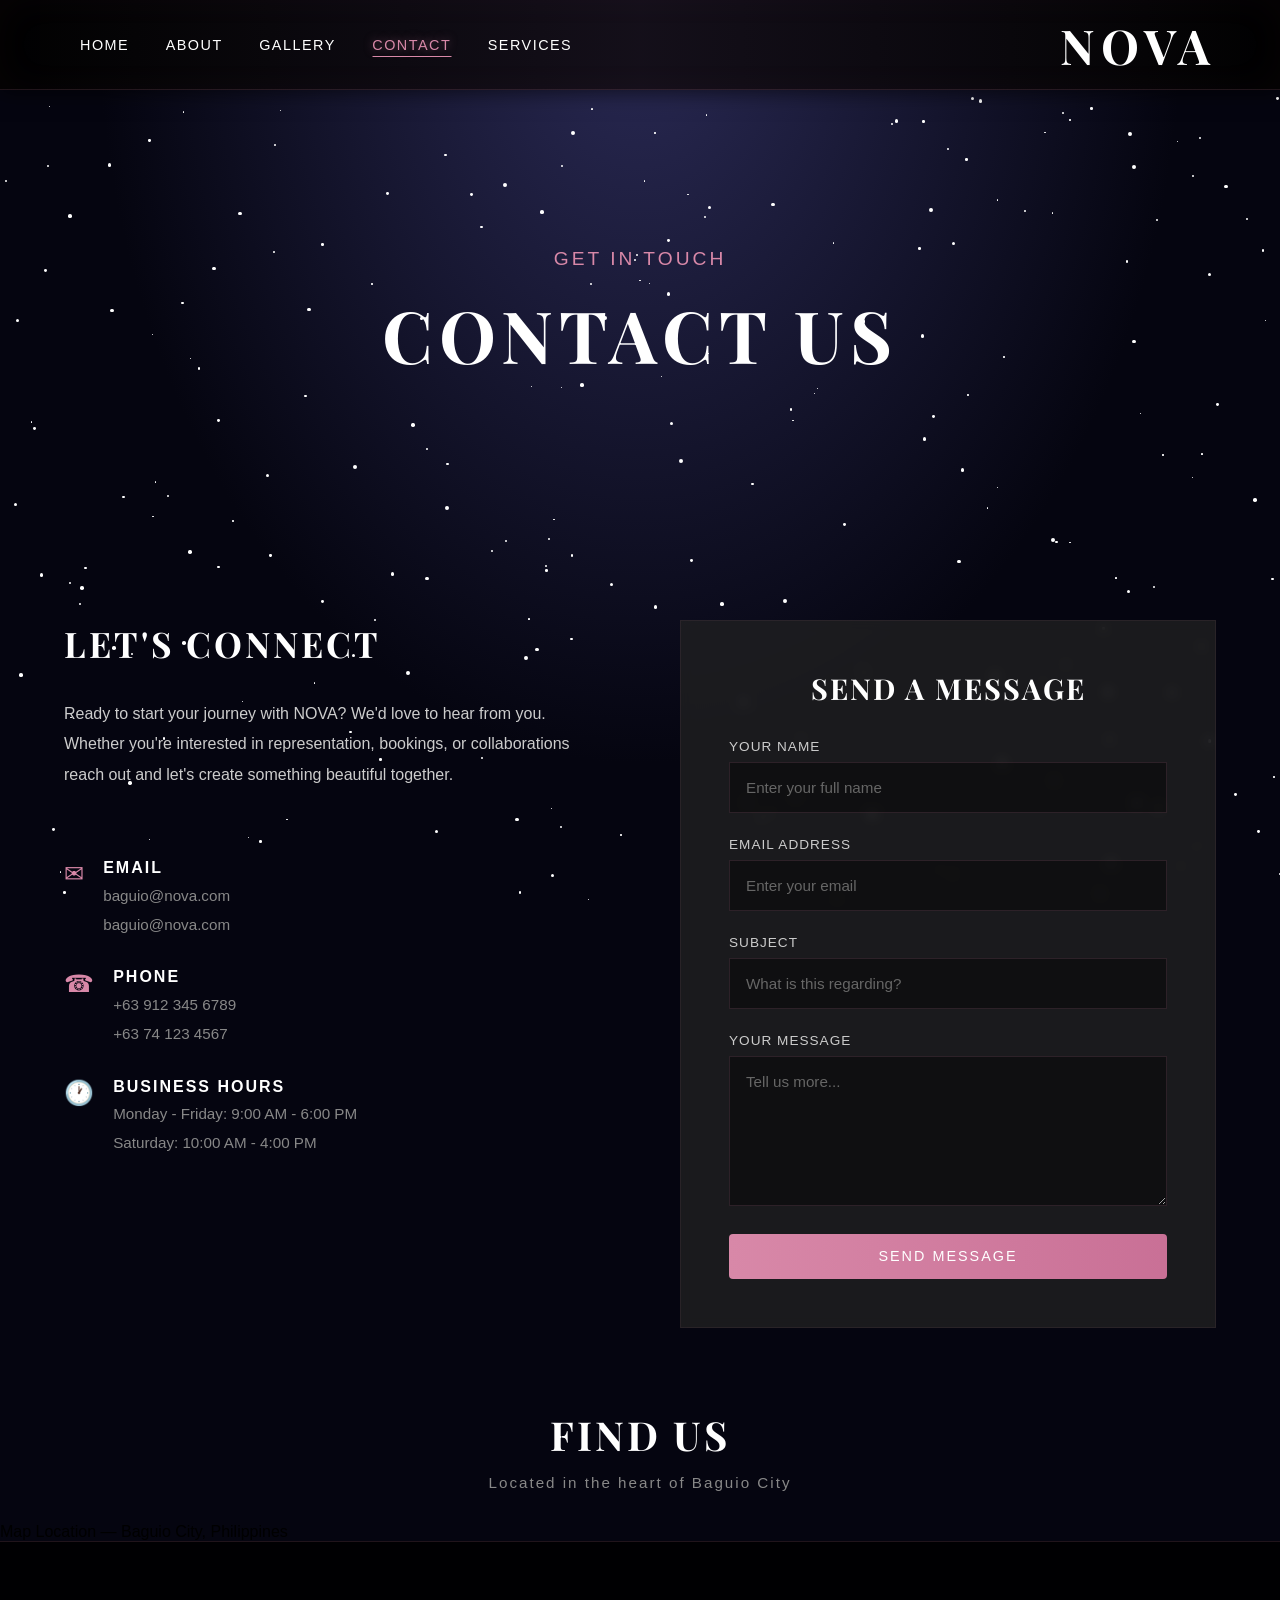
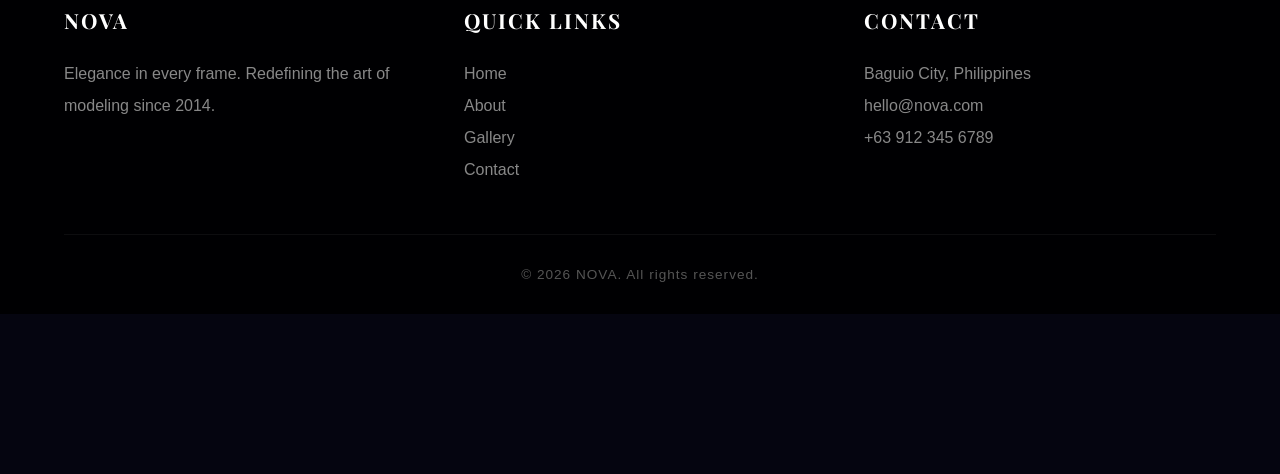
<file: contact.html>
<!DOCTYPE html>
<html lang="en">
<head>
  <meta charset="UTF-8" />
  <meta name="viewport" content="width=device-width, initial-scale=1.0" />
  <title>Contact - NOVA</title>
  <link href="https://fonts.googleapis.com/css2?family=Playfair+Display:wght@400;700;900&display=swap" rel="stylesheet">
  <link rel="stylesheet" href="style.css">
</head>

    <style>
      .site-header {
        position: sticky;
        top: 0;
        z-index: 999;
        background-color: rgba(26, 26, 46, 0.95);
        backdrop-filter: blur(5px);
      }
    </style>
<body>
  <div class="stars"></div>
  <script>
    const starsContainer = document.querySelector('.stars');
    const starCount = 250;
    for (let i = 0; i < starCount; i++) {
      const star = document.createElement('span');
      const size = Math.random() * 3 + 1;
      star.style.width = `${size}px`;
      star.style.height = `${size}px`;
      star.style.left = `${Math.random() * 100}%`;
      star.style.top = `${Math.random() * 100}%`;
      star.style.animationDelay = `${Math.random() * 4}s`;
      star.style.animationDuration = `${Math.random() * 3 + 2}s`;
      starsContainer.appendChild(star);
    }
  </script>

  <header class="site-header">
    <div class="header-left">
      <a href="index.html">HOME</a>
      <a href="about.html">ABOUT</a>
      <a href="gallery.html">GALLERY</a>
      <a href="contact.html" class="active">CONTACT</a>
      <a href="services.html">SERVICES</a>
      
    </div>
    <div class="logo">NOVA</div>
  </header>

  <section class="page-banner">
    <div class="banner-content">
      <p>Get In Touch</p>
      <h1>Contact Us</h1>
    </div>
  </section>

  <section class="contact-section">
    <div class="contact-grid">
      <div class="contact-info">
        <h2>Let's Connect</h2>
        <p>Ready to start your journey with NOVA? We'd love to hear from you. Whether you're interested in representation, bookings, or collaborations reach out and let's create something beautiful together.</p>
        
        <div class="info-item">
          
        </div>
        <div class="info-item">
          <div class="info-icon">✉</div>
          <div class="info-text">
            <h3>Email</h3>
            <p>baguio@nova.com<br>baguio@nova.com</p>
          </div>
        </div>
        <div class="info-item">
          <div class="info-icon">☎</div>
          <div class="info-text">
            <h3>Phone</h3>
            <p>+63 912 345 6789<br>+63 74 123 4567</p>
          </div>
        </div>
        <div class="info-item">
          <div class="info-icon">🕐</div>
          <div class="info-text">
            <h3>Business Hours</h3>
            <p>Monday - Friday: 9:00 AM - 6:00 PM<br>Saturday: 10:00 AM - 4:00 PM</p>
          </div>
        </div>
      </div>
      
      <div class="form-wrapper">
        <h2>Send a Message</h2>
        <form class="contact-form" action="#" method="POST">
          <div class="form-group">
            <label for="name">Your Name</label>
            <input type="text" id="name" name="name" placeholder="Enter your full name" required>
          </div>
          <div class="form-group">
            <label for="email">Email Address</label>
            <input type="email" id="email" name="email" placeholder="Enter your email" required>
          </div>
          <div class="form-group">
            <label for="subject">Subject</label>
            <input type="text" id="subject" name="subject" placeholder="What is this regarding?">
          </div>
          <div class="form-group">
            <label for="message">Your Message</label>
            <textarea id="message" name="message" placeholder="Tell us more..." required></textarea>
          </div>
          <button type="submit" class="btn-primary" style="width: 100%;">Send Message</button>
        </form>
      </div>
    </div>
  </section>

  <section class="map-section">
    <div class="section-heading" style="text-align:center; margin-bottom:2rem;">
      <h2 style="font-size:2.5rem; color:#fff; font-family:'Playfair Display', serif; letter-spacing:3px; text-transform:uppercase; margin-bottom:0.8rem;">Find Us</h2>
      <p style="color:#888; letter-spacing:2px; font-size:0.95rem;">Located in the heart of Baguio City</p>
    </div>
    <div class="map-container">
      <!-- Replace with your actual Google Maps embed code here -->
      <span>Map Location — Baguio City, Philippines</span>
    </div>
  </section>

  <footer class="site-footer">
    <div class="footer-content">
      <div class="footer-col">
        <h3>NOVA</h3>
        <p>Elegance in every frame. Redefining the art of modeling since 2014.</p>
      </div>
      <div class="footer-col">
        <h3>Quick Links</h3>
        <p><a href="index.html">Home</a></p>
        <p><a href="about.html">About</a></p>
        <p><a href="gallery.html">Gallery</a></p>
        <p><a href="contact.html">Contact</a></p>
      </div>
      <div class="footer-col">
        <h3>Contact</h3>
        <p>Baguio City, Philippines</p>
        <p>hello@nova.com</p>
        <p>+63 912 345 6789</p>
      </div>
    </div>
    <div class="footer-bottom">
      <p>&copy; 2026 NOVA. All rights reserved.</p>
    </div>
  </footer>
</body>
</html>
</file>
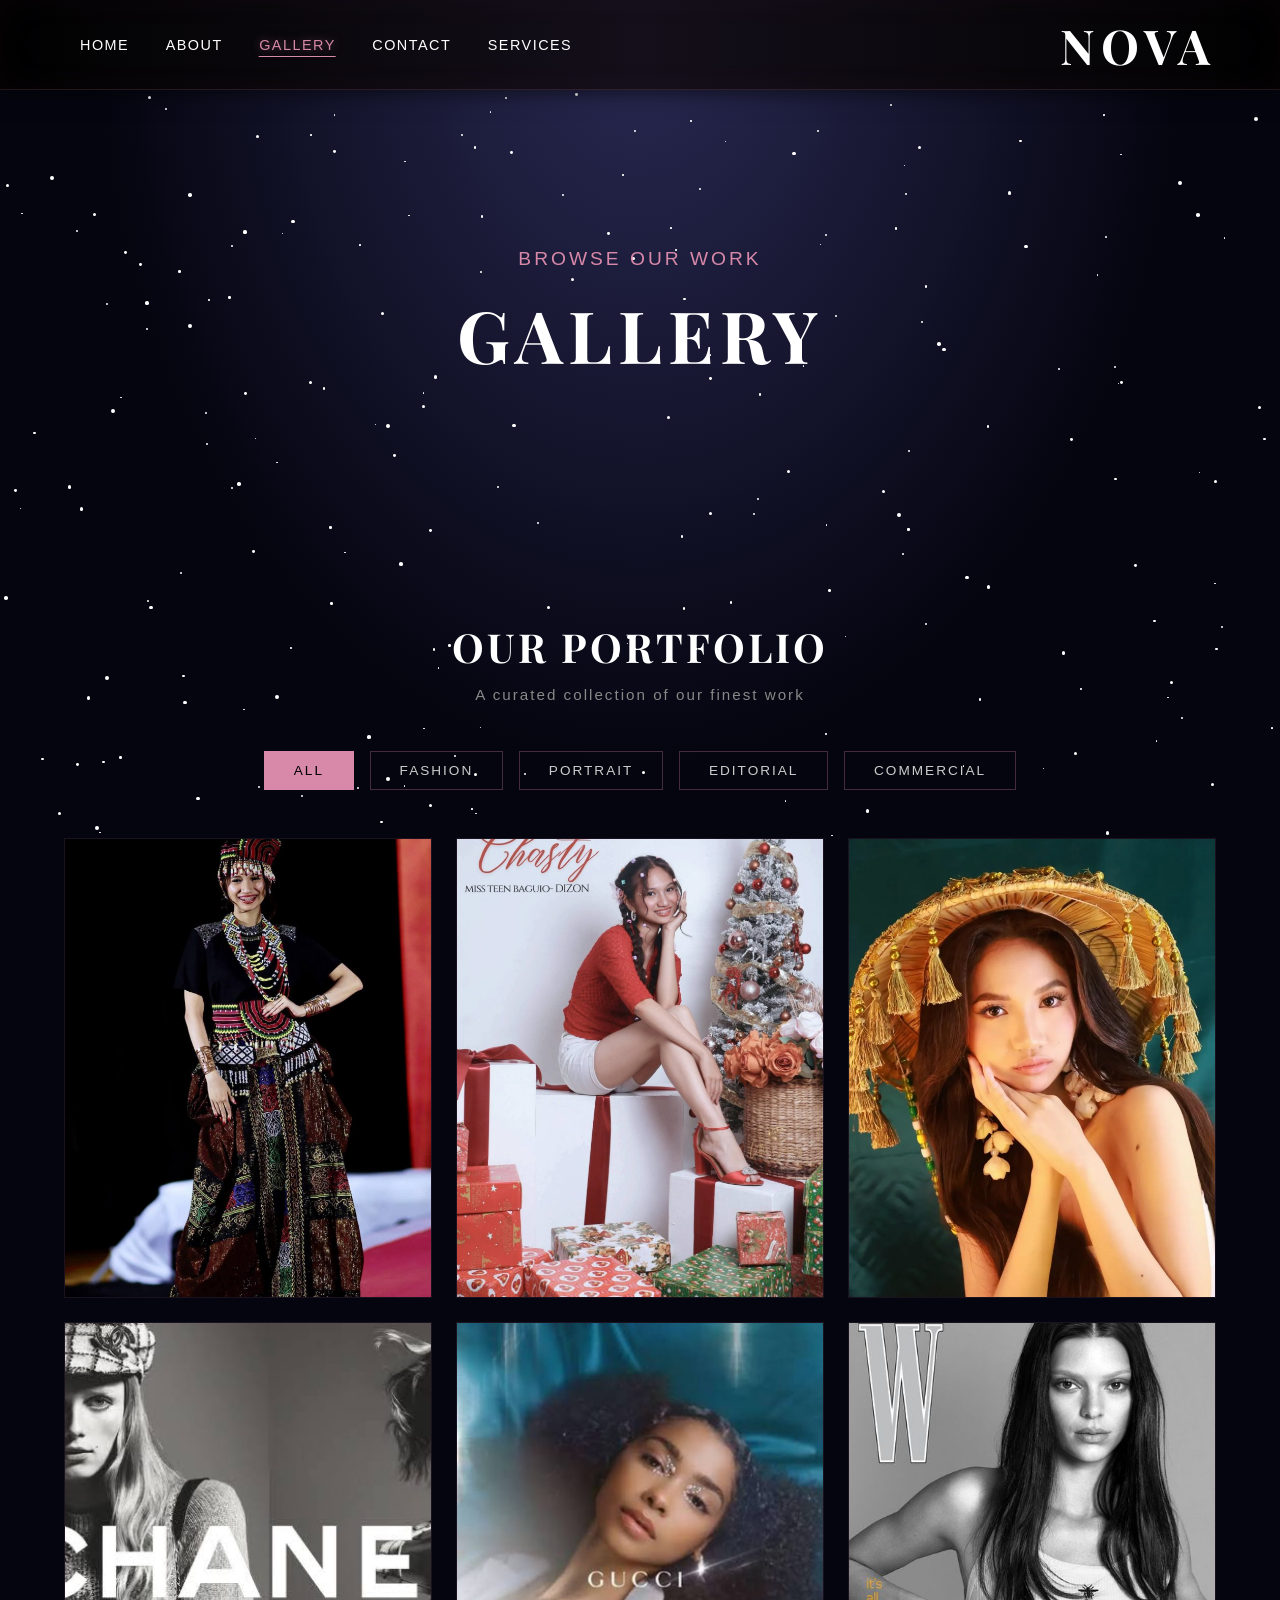
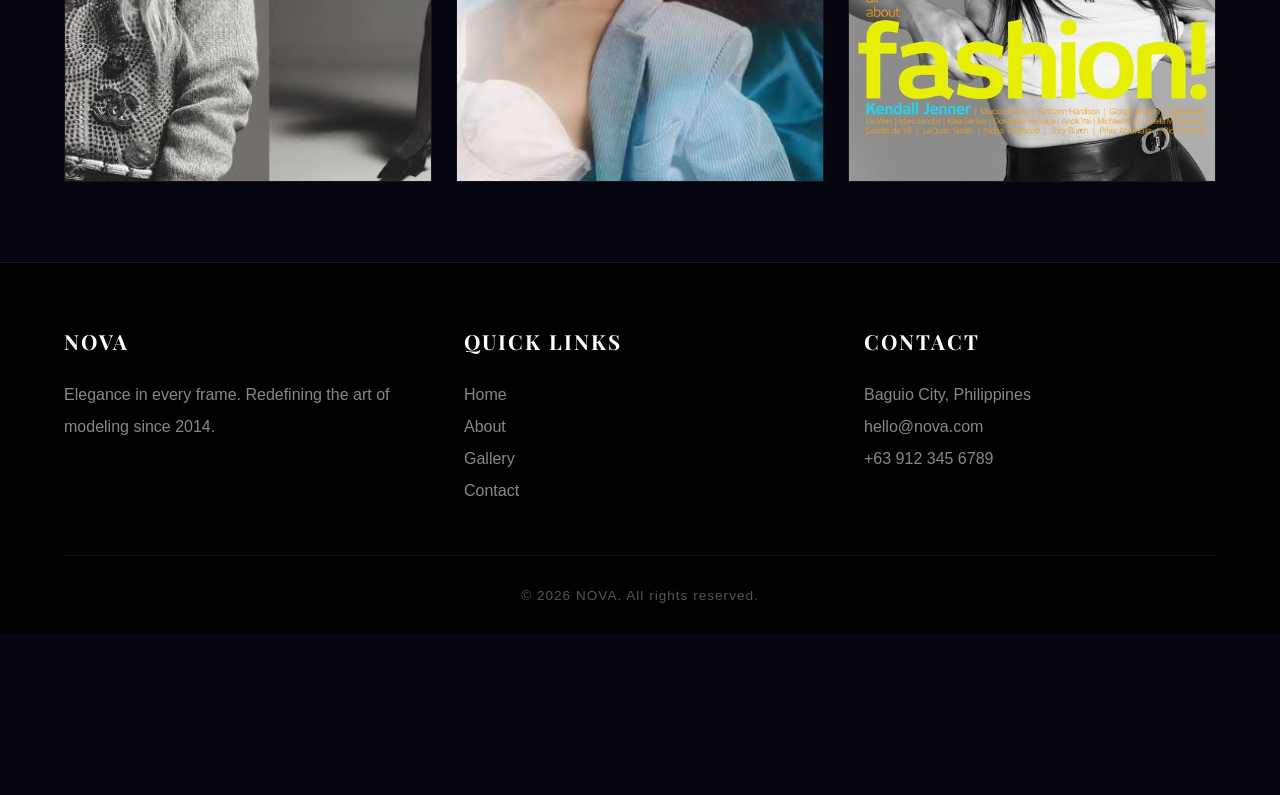
<file: Gallery.html>
<!DOCTYPE html>
<html lang="en">
<head>
  <meta charset="UTF-8" />
  <meta name="viewport" content="width=device-width, initial-scale=1.0" />
  <title>Gallery - NOVA</title>
  <link href="https://fonts.googleapis.com/css2?family=Playfair+Display:wght@400;700;900&display=swap" rel="stylesheet">
  <link rel="stylesheet" href="style.css">
</head>
<style>
      .site-header {
        position: sticky;
        top: 0;
        z-index: 999;
        background-color: rgba(26, 26, 46, 0.95);
        backdrop-filter: blur(5px);
      }
    </style>
<body>
  <div class="stars"></div>
  <script>
    const starsContainer = document.querySelector('.stars');
    const starCount = 250;
    for (let i = 0; i < starCount; i++) {
      const star = document.createElement('span');
      const size = Math.random() * 3 + 1;
      star.style.width = `${size}px`;
      star.style.height = `${size}px`;
      star.style.left = `${Math.random() * 100}%`;
      star.style.top = `${Math.random() * 100}%`;
      star.style.animationDelay = `${Math.random() * 4}s`;
      star.style.animationDuration = `${Math.random() * 3 + 2}s`;
      starsContainer.appendChild(star);
    }
  </script>

  <header class="site-header">
    <div class="header-left">
      <a href="index.html">HOME</a>
      <a href="about.html">ABOUT</a>
      <a href="gallery.html" class="active">GALLERY</a>
      <a href="contact.html">CONTACT</a>
      <a href="services.html">SERVICES</a>
    </div>
    <div class="logo">NOVA</div>
  </header>

  <section class="page-banner">
    <div class="banner-content">
      <p>Browse Our Work</p>
      <h1>Gallery</h1>
    </div>
  </section>

  <section class="gallery-section">
    <div class="section-heading">
      <h2>Our Portfolio</h2>
      <p>A curated collection of our finest work</p>
    </div>

    <div class="filter-buttons">
      <button class="filter-btn active" data-filter="all">All</button>
      <button class="filter-btn" data-filter="fashion">Fashion</button>
      <button class="filter-btn" data-filter="portrait">Portrait</button>
      <button class="filter-btn" data-filter="editorial">Editorial</button>
      <button class="filter-btn" data-filter="commercial">Commercial</button>
    </div>

    <div class="gallery-grid">
      <!-- Fashion -->
      <div class="gallery-item" data-category="fashion">
        <img src="trad.png" alt="Fashion Shoot">
        <div class="gallery-overlay">
          <h3>Midnight Elegance</h3>
          <p>Fashion Collection</p>
        </div>
      </div>
      <div class="gallery-item" data-category="fashion">
        <img src="xmas.jpg" alt="Fashion Shoot">
        <div class="gallery-overlay">
          <h3>Urban Glamour</h3>
          <p>Street Style</p>
        </div>
      </div>

      
      <div class="gallery-item" data-category="portrait">
        <img src="model.png" alt="Portrait">
        <div class="gallery-overlay">
          <h3>Natural Beauty</h3>
          <p>Personal Portrait</p>
        </div>
      </div>
      <div class="gallery-item" data-category="portrait">
        <img src="images.jpg" alt="Portrait">
        <div class="gallery-overlay">
          <h3>Golden Hour</h3>
          <p>Sunlight Series</p>
        </div>
      </div>

      <div class="gallery-item" data-category="editorial">
        <img src="images (1).jpg" alt="Editorial">
        <div class="gallery-overlay">
          <h3>Cosmic Dreams</h3>
          <p>Magazine Feature</p>
        </div>
      </div>
      <div class="gallery-item" data-category="editorial">
        <img src="2029165-500w.jpg" alt="Editorial">
        <div class="gallery-overlay">
          <h3>Silent Motion</h3>
          <p>Magazine Spread</p>
        </div>
      </div>

  
  </section>

  <footer class="site-footer">
    <div class="footer-content">
      <div class="footer-col">
        <h3>NOVA</h3>
        <p>Elegance in every frame. Redefining the art of modeling since 2014.</p>
      </div>
      <div class="footer-col">
        <h3>Quick Links</h3>
        <p><a href="index.html">Home</a></p>
        <p><a href="about.html">About</a></p>
        <p><a href="gallery.html">Gallery</a></p>
        <p><a href="contact.html">Contact</a></p>
      </div>
      <div class="footer-col">
        <h3>Contact</h3>
        <p>Baguio City, Philippines</p>
        <p>hello@nova.com</p>
        <p>+63 912 345 6789</p>
      </div>
    </div>
    <div class="footer-bottom">
      <p>&copy; 2026 NOVA. All rights reserved.</p>
    </div>
  </footer>

 
  <script>
    const filterButtons = document.querySelectorAll('.filter-btn');
    const galleryItems = document.querySelectorAll('.gallery-item');

    filterButtons.forEach(btn => {
      btn.addEventListener('click', () => {
        
        filterButtons.forEach(b => b.classList.remove('active'));
        btn.classList.add('active');

        const filter = btn.getAttribute('data-filter');

        galleryItems.forEach(item => {
          if (filter === 'all' || item.getAttribute('data-category') === filter) {
            item.style.display = 'block';
          } else {
            item.style.display = 'none';
          }
        });
      });
    });
  </script>
</body>
</html>
</file>
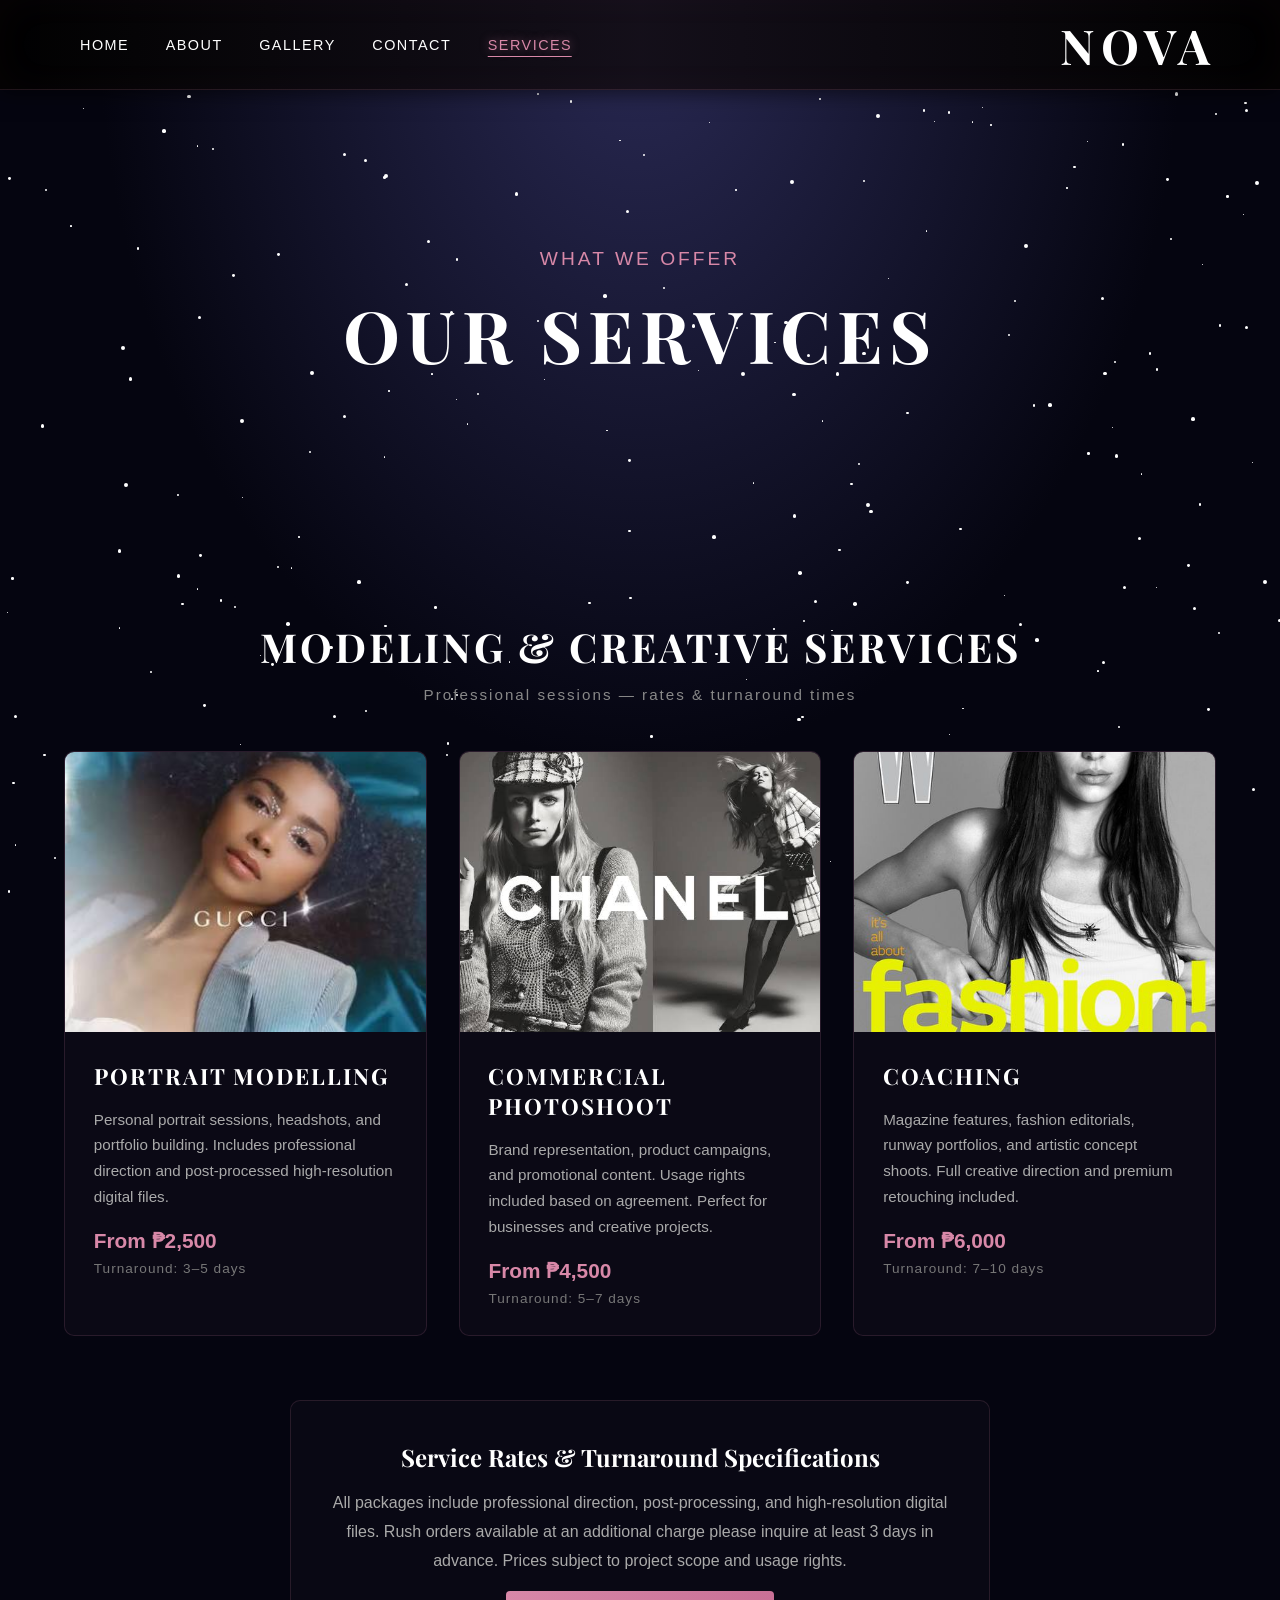
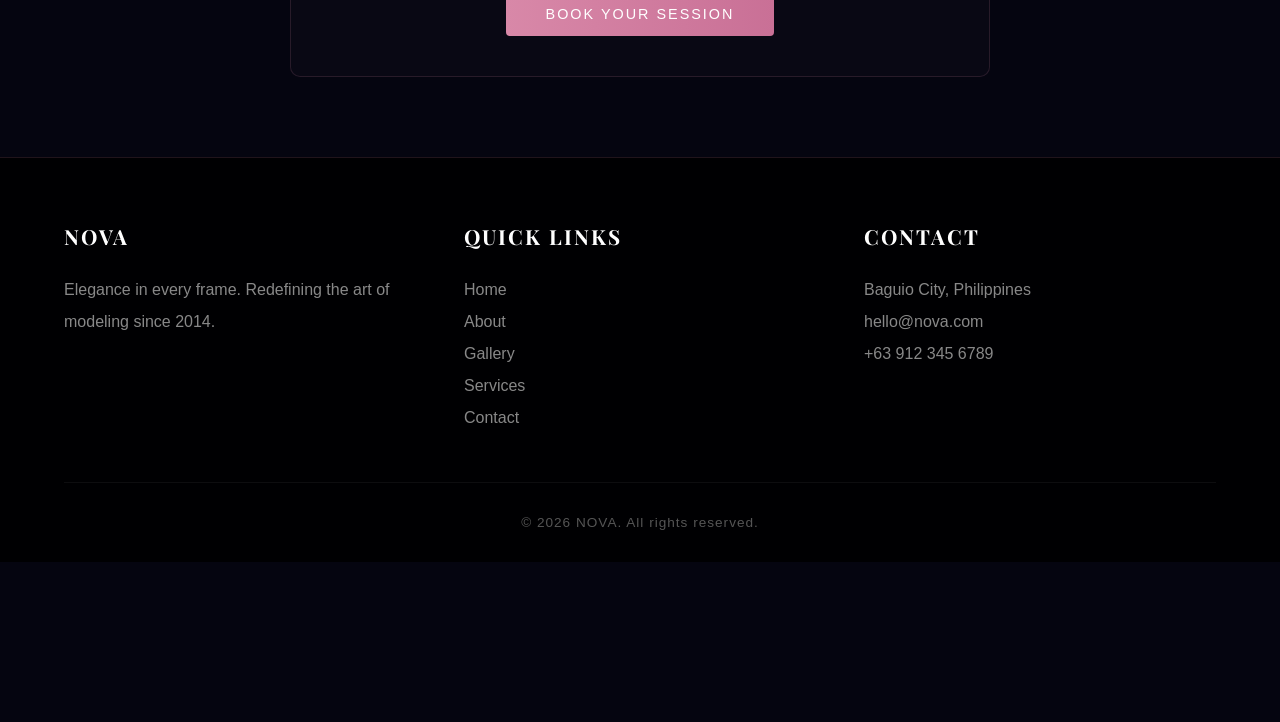
<file: services.html>
<!DOCTYPE html>
<html lang="en">
<head>
  <meta charset="UTF-8" />
  <meta name="viewport" content="width=device-width, initial-scale=1.0" />
  <title>Services - NOVA</title>
  <link href="https://fonts.googleapis.com/css2?family=Playfair+Display:wght@400;700&display=swap" rel="stylesheet">
  <link rel="stylesheet" href="style.css">
</head>

  <style>
    .site-header {
      position: sticky;
      top: 0;
      z-index: 999;
      background-color: rgba(26, 26, 46, 0.95);
      backdrop-filter: blur(5px);
    }
  </style>
<body>
  <div class="stars"></div>
  <script>
    const starsContainer = document.querySelector('.stars');
    const starCount = 250;
    for (let i = 0; i < starCount; i++) {
      const star = document.createElement('span');
      const size = Math.random() * 3 + 1;
      star.style.width = `${size}px`;
      star.style.height = `${size}px`;
      star.style.left = `${Math.random() * 100}%`;
      star.style.top = `${Math.random() * 100}%`;
      star.style.animationDelay = `${Math.random() * 4}s`;
      star.style.animationDuration = `${Math.random() * 3 + 2}s`;
      starsContainer.appendChild(star);
    }
  </script>

  <header class="site-header">
    <div class="header-left">
      <a href="index.html">HOME</a>
      <a href="about.html">ABOUT</a>
      <a href="gallery.html">GALLERY</a>
      <a href="contact.html">CONTACT</a>
      <a href="services.html" class="active">SERVICES</a>
    </div>
    <div class="logo">NOVA</div>
  </header>

  <section class="page-banner">
    <div class="banner-content">
      <p>What We Offer</p>
      <h1>Our Services</h1>
    </div>
  </section>

  <section class="services-section">
    <div class="section-heading" style="text-align:center; margin-bottom:3rem;">
      <h2>Modeling & Creative Services</h2>
      <p>Professional sessions — rates & turnaround times</p>
    </div>

    <div class="services-grid">
      <!-- Service 1 -->
      <div class="service-card">
        <div class="service-image">
          <img src="images (1).jpg" alt="Portrait Modeling">
        </div>
        <div class="service-content">
          <h3>PORTRAIT MODELLING</h3>
          <p>Personal portrait sessions, headshots, and portfolio building. Includes professional direction and post-processed high-resolution digital files.</p>
          <div class="service-price">From ₱2,500</div>
          <div class="service-turnaround">Turnaround: 3–5 days</div>
        </div>
      </div>

      <div class="service-card">
        <div class="service-image">
          <img src="images.jpg" alt="Commercial & Brand">
        </div>
        <div class="service-content">
          <h3>COMMERCIAL PHOTOSHOOT</h3>
          <p>Brand representation, product campaigns, and promotional content. Usage rights included based on agreement. Perfect for businesses and creative projects.</p>
          <div class="service-price">From ₱4,500</div>
          <div class="service-turnaround">Turnaround: 5–7 days</div>
        </div>
      </div>

  
      <div class="service-card">
        <div class="service-image">
          <img src="2029165-500w.jpg" alt="Editorial & Fashion">
        </div>
        <div class="service-content">
          <h3>COACHING</h3>
          <p>Magazine features, fashion editorials, runway portfolios, and artistic concept shoots. Full creative direction and premium retouching included.</p>
          <div class="service-price">From ₱6,000</div>
          <div class="service-turnaround">Turnaround: 7–10 days</div>
        </div>
      </div>
    </div>

    <!-- Info Section -->
    <div class="services-info-box">
      <h3>Service Rates & Turnaround Specifications</h3>
      <p>All packages include professional direction, post-processing, and high-resolution digital files. Rush orders available at an additional charge please inquire at least 3 days in advance. Prices subject to project scope and usage rights.</p>
      <a href="contact.html" class="btn-primary" style="display:inline-block; margin-top:1rem;">Book Your Session</a>
    </div>
  </section>

  <footer class="site-footer">
    <div class="footer-content">
      <div class="footer-col">
        <h3>NOVA</h3>
        <p>Elegance in every frame. Redefining the art of modeling since 2014.</p>
      </div>
      <div class="footer-col">
        <h3>Quick Links</h3>
        <p><a href="index.html">Home</a></p>
        <p><a href="about.html">About</a></p>
        <p><a href="gallery.html">Gallery</a></p>
        <p><a href="services.html">Services</a></p>
        <p><a href="contact.html">Contact</a></p>
      </div>
      <div class="footer-col">
        <h3>Contact</h3>
        <p>Baguio City, Philippines</p>
        <p>hello@nova.com</p>
        <p>+63 912 345 6789</p>
      </div>
    </div>
    <div class="footer-bottom">
      <p>&copy; 2026 NOVA. All rights reserved.</p>
    </div>
  </footer>
</body>
</html>
</file>
<file: style.css>
* {
  margin: 0;
  padding: 0;
  box-sizing: border-box;
  font-family: sans-serif;
}

.logo-container {
  display: flex;
  flex-direction: column;
  align-items: center;
}

.logo-tagline {
  font-size: 0.75rem;
  letter-spacing: 2px;
  color: inherit;
  opacity: 0.8;
  margin-top: 0.25rem;
}

.logo-container {
  display: flex;
  flex-direction: column;
  align-items: center;
}
.site-header {
  position: sticky;
  top: 0;
  z-index: 999;
  background-color: rgba(26, 26, 46, 0.95);
  backdrop-filter: blur(5px);
}

.logo-img {
  height: 45px;
  width: auto;
  margin-bottom: 0.3rem;
}

.logo-tagline {
  font-size: 0.75rem;
  letter-spacing: 2px;
  color: inherit;
  opacity: 0.8;
  margin-top: 0.25rem;
}



body {
  background: #050510;
  position: relative;
  min-height: 100vh;
  overflow-x: hidden;
}

.stars {
  position: fixed;
  top: 0;
  left: 0;
  width: 100%;
  height: 100%;
  pointer-events: none;
  z-index: 0;
  background: radial-gradient(ellipse at top, #2a2a55 0%, #050510 60%);
}

.stars span {
  position: absolute;
  border-radius: 50%;
  background: #fff;
  animation: twinkle 3s ease-in-out infinite;
}

@keyframes twinkle {
  0%, 100% { opacity: 0.15; transform: scale(1); }
  50% { opacity: 0.9; transform: scale(1.15); }
}

.site-header {
  position: relative;
  z-index: 10;
  background: linear-gradient(90deg, rgba(0,0,0,0.98) 0%, rgba(20,15,25,0.95) 50%, rgba(0,0,0,0.98) 100%);
  backdrop-filter: blur(12px);
  color: #fff;
  padding: 1rem 5%;
  display: flex;
  justify-content: space-between;
  align-items: center;
  height: 10vh;
  border-bottom: 1px solid rgba(216, 136, 168, 0.15);
  box-shadow: 0 2px 20px rgba(0, 0, 0, 0.6), 0 0 40px rgba(216, 136, 168, 0.03) inset;
  transition: all 0.3s ease;
}

.site-header:hover {
  border-bottom-color: rgba(216, 136, 168, 0.25);
  box-shadow: 0 4px 25px rgba(0, 0, 0, 0.7), 0 0 50px rgba(216, 136, 168, 0.05) inset;
}

.header-left a, .header-right a {
  color: #fff;
  text-decoration: none;
  margin: 0 1rem;
  font-size: 0.9rem;
  text-transform: uppercase;
  letter-spacing: 1.5px;
  transition: all 0.3s ease;
  position: relative;
  padding: 4px 0;
}

.header-left a::after, .header-right a::after {
  content: '';
  position: absolute;
  bottom: 0;
  left: 50%;
  width: 0;
  height: 1px;
  background: #d888a8;
  transition: all 0.3s ease;
  transform: translateX(-50%);
}

.header-left a:hover, .header-right a:hover,
.header-left a.active, .header-right a.active {
  color: #d888a8;
  text-shadow: 0 0 10px rgba(216, 136, 168, 0.5);
}

.header-left a:hover::after, .header-right a:hover::after,
.header-left a.active::after, .header-right a.active::after {
  width: 100%;
}

.logo {
  font-size: 5.0rem;
  font-weight: bold;
  text-transform: uppercase;
  font-family: 'Playfair Display', serif;
  color: #fff;
  cursor: pointer;
  position: relative;
  animation: glow 2s ease-in-out infinite alternate;
  letter-spacing: 6px;
  transition: transform 0.3s ease;
}

.logo:hover {
  transform: scale(1.03);
}

@keyframes glow {
  from {
    text-shadow: 0 0 5px #fff, 0 0 10px #fff, 0 0 15px #d888a8, 0 0 20px #d888a8;
  }
  to {
    text-shadow: 0 0 10px #fff, 0 0 20px #fff, 0 0 30px #d888a8, 0 0 40px #d888a8, 0 0 50px #d888a8;
  }
}

.hero-banner {
  min-height: 90vh;
  display: flex;
  align-items: center;
  padding: 4rem 5%;
  position: relative;
  z-index: 5;
}

.hero-content {
  z-index: 6;
  color: #fff;
  max-width: 700px;
}

.hero-content p {
  font-size: 1.2rem;
  letter-spacing: 3px;
  text-transform: uppercase;
  color: #d888a8;
  margin-bottom: 1rem;
}

.hero-content h1 {
  font-size: 5rem;
  font-weight: bold;
  text-transform: uppercase;
  margin-bottom: 1.5rem;
  font-family: 'Playfair Display', serif;
  animation: glow 2s ease-in-out infinite alternate;
  color: #fff;
  letter-spacing: 4px;
  line-height: 1.1;
}

.hero-content .tagline {
  font-size: 1.1rem;
  text-transform: none;
  letter-spacing: 1px;
  color: #ccc;
  margin-bottom: 2.5rem;
  max-width: 500px;
  line-height: 1.8;
}

.btn-primary {
  display: inline-block;
  padding: 1rem 3rem;
  border: 1px solid #d888a8;
  color: #fff;
  text-decoration: none;
  text-transform: uppercase;
  letter-spacing: 2px;
  font-size: 0.95rem;
  transition: all 0.4s ease;
  background: transparent;
}

.btn-primary:hover {
  background: #d888a8;
  color: #000;
  box-shadow: 0 0 25px rgba(216, 136, 168, 0.4);
}

.featured-section {
  position: relative;
  z-index: 5;
  padding: 5rem 5%;
}

.section-heading {
  text-align: center;
  margin-bottom: 4rem;
}

.section-heading h2 {
  font-size: 2.5rem;
  color: #fff;
  font-family: 'Playfair Display', serif;
  letter-spacing: 3px;
  text-transform: uppercase;
  margin-bottom: 0.8rem;
}

.section-heading p {
  color: #888;
  letter-spacing: 2px;
  font-size: 0.95rem;
}

.featured-grid {
  display: grid;
  grid-template-columns: repeat(3, 1fr);
  gap: 2rem;
}

.featured-card {
  position: relative;
  overflow: hidden;
  aspect-ratio: 3/4;
  border: 1px solid rgba(216, 136, 168, 0.1);
  transition: all 0.4s ease;
}

.featured-card:hover {
  transform: translateY(-8px);
  border-color: rgba(216, 136, 168, 0.3);
  box-shadow: 0 15px 40px rgba(0, 0, 0, 0.4), 0 0 30px rgba(216, 136, 168, 0.05);
}

.featured-card img {
  width: 100%;
  height: 100%;
  object-fit: cover;
  transition: transform 0.6s ease;
}

.featured-card:hover img {
  transform: scale(1.08);
}

.card-overlay {
  position: absolute;
  bottom: 0;
  left: 0;
  width: 100%;
  padding: 2rem;
  background: linear-gradient(to top, rgba(0,0,0,0.9), transparent);
  color: #fff;
  transform: translateY(20px);
  opacity: 0;
  transition: all 0.4s ease;
}

.featured-card:hover .card-overlay {
  transform: translateY(0);
  opacity: 1;
}

.card-overlay h3 {
  font-size: 1.3rem;
  font-family: 'Playfair Display', serif;
  text-transform: uppercase;
  letter-spacing: 2px;
  margin-bottom: 0.5rem;
}

.card-overlay p {
  font-size: 0.85rem;
  color: #aaa;
  letter-spacing: 1px;
}

.agency-section {
  position: relative;
  z-index: 5;
  background-color: rgba(34, 34, 34, 0.75);
  backdrop-filter: blur(6px);
  color: #fff;
  padding: 5rem 5%;
  display: grid;
  grid-template-columns: 1fr 1fr;
  gap: 4rem;
  border-top: 1px solid rgba(216, 136, 168, 0.08);
  border-bottom: 1px solid rgba(216, 136, 168, 0.08);
}

.about-column h2 {
  font-size: 2.2rem;
  font-family: 'Playfair Display', serif;
  letter-spacing: 2px;
  margin-bottom: 1.5rem;
  text-transform: uppercase;
}

.about-column p {
  line-height: 1.9;
  color: #ccc;
  margin-bottom: 1.2rem;
  font-size: 1rem;
}

.stats-column {
  display: flex;
  flex-direction: column;
  justify-content: center;
  gap: 2.5rem;
}

.stat-item {
  text-align: center;
  padding: 1.5rem;
  border: 1px solid rgba(216, 136, 168, 0.1);
  transition: all 0.3s ease;
}

.stat-item:hover {
  border-color: rgba(216, 136, 168, 0.3);
  background: rgba(216, 136, 168, 0.03);
}

.stat-number {
  font-size: 3rem;
  font-weight: bold;
  color: #d888a8;
  font-family: 'Playfair Display', serif;
  margin-bottom: 0.5rem;
}

.stat-label {
  text-transform: uppercase;
  letter-spacing: 2px;
  font-size: 0.85rem;
  color: #aaa;
}

.site-footer {
  position: relative;
  z-index: 5;
  background-color: rgba(0, 0, 0, 0.85);
  color: #fff;
  padding: 4rem 5% 2rem;
  border-top: 1px solid rgba(216, 136, 168, 0.15);
}

.footer-content {
  display: grid;
  grid-template-columns: repeat(3, 1fr);
  gap: 3rem;
  margin-bottom: 3rem;
}

.footer-col h3 {
  font-size: 1.3rem;
  font-family: 'Playfair Display', serif;
  letter-spacing: 2px;
  margin-bottom: 1.5rem;
  text-transform: uppercase;
}

.footer-col p, .footer-col a {
  color: #888;
  line-height: 2;
  text-decoration: none;
  transition: color 0.3s ease;
}

.footer-col a:hover {
  color: #d888a8;
}

.footer-bottom {
  text-align: center;
  padding-top: 2rem;
  border-top: 1px solid rgba(255, 255, 255, 0.05);
  color: #555;
  font-size: 0.85rem;
  letter-spacing: 1px;
}

@media (max-width: 900px) {
  .featured-grid {
    grid-template-columns: repeat(2, 1fr);
  }
  .agency-section, .footer-content {
    grid-template-columns: 1fr;
  }
  .hero-content h1 {
    font-size: 3rem;
  }
}

@media (max-width: 550px) {
  .featured-grid {
    grid-template-columns: 1fr;
  }
}



/* about */
* {
  margin: 0;
  padding: 0;
  box-sizing: border-box;
  font-family: sans-serif;
}
.site-header {
  position: sticky;
  top: 0;
  z-index: 999;
  background-color: rgba(26, 26, 46, 0.95);
  backdrop-filter: blur(5px);
}

body {
  background: #050510;
  position: relative;
  min-height: 100vh;
  overflow-x: hidden;
}

.stars {
  position: fixed;
  top: 0;
  left: 0;
  width: 100%;
  height: 100%;
  pointer-events: none;
  z-index: 0;
  background: radial-gradient(ellipse at top, #2a2a55 0%, #050510 60%);
}

.stars span {
  position: absolute;
  border-radius: 50%;
  background: #fff;
  animation: twinkle 3s ease-in-out infinite;
}

@keyframes twinkle {
  0%, 100% { opacity: 0.15; transform: scale(1); }
  50% { opacity: 0.9; transform: scale(1.15); }
}

.site-header {
  position: relative;
  z-index: 10;
  background: linear-gradient(90deg, rgba(0,0,0,0.98) 0%, rgba(20,15,25,0.95) 50%, rgba(0,0,0,0.98) 100%);
  backdrop-filter: blur(12px);
  color: #fff;
  padding: 1rem 5%;
  display: flex;
  justify-content: space-between;
  align-items: center;
  height: 10vh;
  border-bottom: 1px solid rgba(216, 136, 168, 0.15);
  box-shadow: 0 2px 20px rgba(0, 0, 0, 0.6), 0 0 40px rgba(216, 136, 168, 0.03) inset;
  transition: all 0.3s ease;
}

.site-header:hover {
  border-bottom-color: rgba(216, 136, 168, 0.25);
  box-shadow: 0 4px 25px rgba(0, 0, 0, 0.7), 0 0 50px rgba(216, 136, 168, 0.05) inset;
}

.header-left a, .header-right a {
  color: #fff;
  text-decoration: none;
  margin: 0 1rem;
  font-size: 0.9rem;
  text-transform: uppercase;
  letter-spacing: 1.5px;
  transition: all 0.3s ease;
  position: relative;
  padding: 4px 0;
}

.header-left a::after, .header-right a::after {
  content: '';
  position: absolute;
  bottom: 0;
  left: 50%;
  width: 0;
  height: 1px;
  background: #d888a8;
  transition: all 0.3s ease;
  transform: translateX(-50%);
}

.header-left a:hover, .header-right a:hover,
.header-left a.active, .header-right a.active {
  color: #d888a8;
  text-shadow: 0 0 10px rgba(216, 136, 168, 0.5);
}

.header-left a:hover::after, .header-right a:hover::after,
.header-left a.active::after, .header-right a.active::after {
  width: 100%;
}

.logo {
  font-size: 3.0rem;
  font-weight: bold;
  text-transform: uppercase;
  font-family: 'Playfair Display', serif;
  color: #fff;
  cursor: pointer;
  position: relative;
  animation: glow 2s ease-in-out infinite alternate;
  letter-spacing: 6px;
  transition: transform 0.3s ease;
}

.logo:hover {
  transform: scale(1.03);
}

@keyframes glow {
  from {
    text-shadow: 0 0 5px #fff, 0 0 10px #fff, 0 0 15px #d888a8, 0 0 20px #d888a8;
  }
  to {
    text-shadow: 0 0 10px #fff, 0 0 20px #fff, 0 0 30px #d888a8, 0 0 40px #d888a8, 0 0 50px #d888a8;
  }
}

.page-banner {
  min-height: 50vh;
  display: flex;
  align-items: center;
  justify-content: center;
  padding: 4rem 5%;
  position: relative;
  z-index: 5;
  text-align: center;
}

.banner-content p {
  font-size: 1.2rem;
  letter-spacing: 3px;
  text-transform: uppercase;
  color: #d888a8;
  margin-bottom: 1rem;
}

.banner-content h1 {
  font-size: 4.5rem;
  font-weight: bold;
  text-transform: uppercase;
  font-family: 'Playfair Display', serif;
  animation: glow 2s ease-in-out infinite alternate;
  color: #fff;
  letter-spacing: 6px;
}

.about-section {
  position: relative;
  z-index: 5;
  padding: 5rem 5%;
}

.about-grid {
  display: grid;
  grid-template-columns: 1fr 1fr;
  gap: 5rem;
  align-items: center;
}

.about-image {
  position: relative;
  overflow: hidden;
  border: 1px solid rgba(216, 136, 168, 0.15);
}

.about-image img {
  width: 100%;
  height: auto;
  display: block;
}

.about-text h2 {
  font-size: 2.5rem;
  color: #fff;
  font-family: 'Playfair Display', serif;
  letter-spacing: 3px;
  text-transform: uppercase;
  margin-bottom: 2rem;
}

.about-text p {
  color: #ccc;
  line-height: 1.9;
  margin-bottom: 1.5rem;
  font-size: 1rem;
}

.mission-section {
  position: relative;
  z-index: 5;
  background-color: rgba(34, 34, 34, 0.75);
  backdrop-filter: blur(6px);
  padding: 5rem 5%;
  border-top: 1px solid rgba(216, 136, 168, 0.08);
  border-bottom: 1px solid rgba(216, 136, 168, 0.08);
}

.mission-grid {
  display: grid;
  grid-template-columns: repeat(3, 1fr);
  gap: 3rem;
}

.mission-card {
  text-align: center;
  padding: 2.5rem;
  border: 1px solid rgba(216, 136, 168, 0.1);
  transition: all 0.4s ease;
}

.mission-card:hover {
  border-color: rgba(216, 136, 168, 0.3);
  transform: translateY(-8px);
  background: rgba(216, 136, 168, 0.02);
}

.mission-card h3 {
  font-size: 1.4rem;
  color: #fff;
  font-family: 'Playfair Display', serif;
  text-transform: uppercase;
  letter-spacing: 2px;
  margin-bottom: 1rem;
}

.mission-card p {
  color: #999;
  line-height: 1.8;
  font-size: 0.95rem;
}

.team-section {
  position: relative;
  z-index: 5;
  padding: 5rem 5%;
}

.team-grid {
  display: grid;
  grid-template-columns: repeat(4, 1fr);
  gap: 2rem;
}

.team-card {
  text-align: center;
  transition: all 0.3s ease;
}


.team-card:hover .team-image img {
  transform: scale(1.05);
}



.site-footer {
  position: relative;
  z-index: 5;
  background-color: rgba(0, 0, 0, 0.85);
  color: #fff;
  padding: 4rem 5% 2rem;
  border-top: 1px solid rgba(216, 136, 168, 0.15);
  margin-bottom: 10rem;
}

.footer-content {
  display: grid;
  grid-template-columns: repeat(3, 1fr);
  gap: 3rem;
  margin-bottom: 3rem;
}

.footer-col h3 {
  font-size: 1.3rem;
  font-family: 'Playfair Display', serif;
  letter-spacing: 2px;
  margin-bottom: 1.5rem;
  text-transform: uppercase;
}

.footer-col p, .footer-col a {
  color: #888;
  line-height: 2;
  text-decoration: none;
  transition: color 0.3s ease;
}

.footer-col a:hover {
  color: #d888a8;
}

.footer-bottom {
  text-align: center;
  padding-top: 2rem;
  border-top: 1px solid rgba(255, 255, 255, 0.05);
  color: #555;
  font-size: 0.85rem;
  letter-spacing: 1px;
}

@media (max-width: 900px) {
  .about-grid, .mission-grid, .footer-content {
    grid-template-columns: 1fr;
  }
  .team-grid {
    grid-template-columns: repeat(2, 1fr);
  }
  .banner-content h1 {
    font-size: 3rem;
  }
}

@media (max-width: 550px) {
  .team-grid {
    grid-template-columns: 1fr;
  }
}



    /* contact */
    * {
  margin: 0;
  padding: 0;
  box-sizing: border-box;
  font-family: sans-serif;
}

body {
  background: #050510;
  position: relative;
  min-height: 100vh;
  overflow-x: hidden;
}

.stars {
  position: fixed;
  top: 0;
  left: 0;
  width: 100%;
  height: 100%;
  pointer-events: none;
  z-index: 0;
  background: radial-gradient(ellipse at top, #2a2a55 0%, #050510 60%);
}

.stars span {
  position: absolute;
  border-radius: 50%;
  background: #fff;
  animation: twinkle 3s ease-in-out infinite;
}

@keyframes twinkle {
  0%, 100% { opacity: 0.15; transform: scale(1); }
  50% { opacity: 0.9; transform: scale(1.15); }
}

.site-header {
  position: relative;
  z-index: 10;
  background: linear-gradient(90deg, rgba(0,0,0,0.98) 0%, rgba(20,15,25,0.95) 50%, rgba(0,0,0,0.98) 100%);
  backdrop-filter: blur(12px);
  color: #fff;
  padding: 1rem 5%;
  display: flex;
  justify-content: space-between;
  align-items: center;
  height: 10vh;
  border-bottom: 1px solid rgba(216, 136, 168, 0.15);
  box-shadow: 0 2px 20px rgba(0, 0, 0, 0.6), 0 0 40px rgba(216, 136, 168, 0.03) inset;
  transition: all 0.3s ease;
}

.site-header:hover {
  border-bottom-color: rgba(216, 136, 168, 0.25);
  box-shadow: 0 4px 25px rgba(0, 0, 0, 0.7), 0 0 50px rgba(216, 136, 168, 0.05) inset;
}

.header-left a, .header-right a {
  color: #fff;
  text-decoration: none;
  margin: 0 1rem;
  font-size: 0.9rem;
  text-transform: uppercase;
  letter-spacing: 1.5px;
  transition: all 0.3s ease;
  position: relative;
  padding: 4px 0;
}

.header-left a::after, .header-right a::after {
  content: '';
  position: absolute;
  bottom: 0;
  left: 50%;
  width: 0;
  height: 1px;
  background: #d888a8;
  transition: all 0.3s ease;
  transform: translateX(-50%);
}

.header-left a:hover, .header-right a:hover,
.header-left a.active, .header-right a.active {
  color: #d888a8;
  text-shadow: 0 0 10px rgba(216, 136, 168, 0.5);
}

.header-left a:hover::after, .header-right a:hover::after,
.header-left a.active::after, .header-right a.active::after {
  width: 100%;
}

.logo {
  font-size: 3.0rem;
  font-weight: bold;
  text-transform: uppercase;
  font-family: 'Playfair Display', serif;
  color: #fff;
  cursor: pointer;
  position: relative;
  animation: glow 2s ease-in-out infinite alternate;
  letter-spacing: 6px;
  transition: transform 0.3s ease;
}

.logo:hover {
  transform: scale(1.03);
}

@keyframes glow {
  from {
    text-shadow: 0 0 5px #fff, 0 0 10px #fff, 0 0 15px #d888a8, 0 0 20px #d888a8;
  }
  to {
    text-shadow: 0 0 10px #fff, 0 0 20px #fff, 0 0 30px #d888a8, 0 0 40px #d888a8, 0 0 50px #d888a8;
  }
}

.page-banner {
  min-height: 50vh;
  display: flex;
  align-items: center;
  justify-content: center;
  padding: 4rem 5%;
  position: relative;
  z-index: 5;
  text-align: center;
}

.banner-content p {
  font-size: 1.2rem;
  letter-spacing: 3px;
  text-transform: uppercase;
  color: #d888a8;
  margin-bottom: 1rem;
}

.banner-content h1 {
  font-size: 4.5rem;
  font-weight: bold;
  text-transform: uppercase;
  font-family: 'Playfair Display', serif;
  animation: glow 2s ease-in-out infinite alternate;
  color: #fff;
  letter-spacing: 6px;
}

.contact-section {
  position: relative;
  z-index: 5;
  padding: 5rem 5%;
}

.contact-grid {
  display: grid;
  grid-template-columns: 1fr 1fr;
  gap: 5rem;
}

.contact-info h2 {
  font-size: 2.2rem;
  color: #fff;
  font-family: 'Playfair Display', serif;
  letter-spacing: 3px;
  text-transform: uppercase;
  margin-bottom: 2rem;
}

.contact-info p {
  color: #ccc;
  line-height: 1.9;
  margin-bottom: 2.5rem;
  font-size: 1rem;
}

.info-item {
  display: flex;
  align-items: flex-start;
  gap: 1.2rem;
  margin-bottom: 1.8rem;
}

.info-icon {
  font-size: 1.5rem;
  color: #d888a8;
  line-height: 1;
  margin-top: 0.2rem;
}

.info-text h3 {
  font-size: 1rem;
  color: #fff;
  text-transform: uppercase;
  letter-spacing: 2px;
  margin-bottom: 0.3rem;
}

.info-text p {
  color: #888;
  margin: 0;
  font-size: 0.95rem;
}

.form-wrapper {
  background-color: rgba(34, 34, 34, 0.75);
  backdrop-filter: blur(6px);
  padding: 3rem;
  border: 1px solid rgba(216, 136, 168, 0.08);
}

.form-wrapper h2 {
  font-size: 1.8rem;
  color: #fff;
  font-family: 'Playfair Display', serif;
  letter-spacing: 2px;
  text-transform: uppercase;
  margin-bottom: 2rem;
  text-align: center;
}

.contact-form {
  display: flex;
  flex-direction: column;
  gap: 1.5rem;
}

.form-group label {
  display: block;
  color: #ccc;
  text-transform: uppercase;
  letter-spacing: 1px;
  font-size: 0.85rem;
  margin-bottom: 0.5rem;
}

.contact-form input,
.contact-form textarea {
  width: 100%;
  padding: 1rem;
  background: rgba(0, 0, 0, 0.4);
  border: 1px solid rgba(216, 136, 168, 0.15);
  color: #fff;
  font-size: 0.95rem;
  transition: all 0.3s ease;
  outline: none;
}

.contact-form input::placeholder,
.contact-form textarea::placeholder {
  color: #666;
}

.contact-form input:focus,
.contact-form textarea:focus {
  border-color: #d888a8;
  box-shadow: 0 0 10px rgba(216, 136, 168, 0.15);
}

.contact-form textarea {
  min-height: 150px;
  resize: vertical;
}

.btn-primary {
  display: inline-block;
  padding: 1rem 3rem;
  border: 1px solid #d888a8;
  color: #fff;
  text-decoration: none;
  text-transform: uppercase;
  letter-spacing: 2px;
  font-size: 0.95rem;
  transition: all 0.4s ease;
  background: transparent;
  cursor: pointer;
}

.btn-primary:hover {
  background: #d888a8;
  color: #000;
  box-shadow: 0 0 25px rgba(216, 136, 168, 0.4);
}




.site-footer {
  position: relative;
  z-index: 5;
  background-color: rgba(0, 0, 0, 0.85);
  color: #fff;
  padding: 4rem 5% 2rem;
  border-top: 1px solid rgba(216, 136, 168, 0.15);
}

.footer-content {
  display: grid;
  grid-template-columns: repeat(3, 1fr);
  gap: 3rem;
  margin-bottom: 3rem;
}

.footer-col h3 {
  font-size: 1.3rem;
  font-family: 'Playfair Display', serif;
  letter-spacing: 2px;
  margin-bottom: 1.5rem;
  text-transform: uppercase;
}

.footer-col p, .footer-col a {
  color: #888;
  line-height: 2;
  text-decoration: none;
  transition: color 0.3s ease;
}

.footer-col a:hover {
  color: #d888a8;
}

.footer-bottom {
  text-align: center;
  padding-top: 2rem;
  border-top: 1px solid rgba(255, 255, 255, 0.05);
  color: #555;
  font-size: 0.85rem;
  letter-spacing: 1px;
}

@media (max-width: 900px) {
  .contact-grid, .footer-content {
    grid-template-columns: 1fr;
  }
  .banner-content h1 {
    font-size: 3rem;
  }
}




    /* Gallery */
     * {
  margin: 0;
  padding: 0;
  box-sizing: border-box;
  font-family: sans-serif;
}

body {
  background: #050510;
  position: relative;
  min-height: 100vh;
  overflow-x: hidden;
}

.stars {
  position: fixed;
  top: 0;
  left: 0;
  width: 100%;
  height: 100%;
  pointer-events: none;
  z-index: 0;
  background: radial-gradient(ellipse at top, #2a2a55 0%, #050510 60%);
}

.stars span {
  position: absolute;
  border-radius: 50%;
  background: #fff;
  animation: twinkle 3s ease-in-out infinite;
}

@keyframes twinkle {
  0%, 100% { opacity: 0.15; transform: scale(1); }
  50% { opacity: 0.9; transform: scale(1.15); }
}

.site-header {
  position: relative;
  z-index: 10;
  background: linear-gradient(90deg, rgba(0,0,0,0.98) 0%, rgba(20,15,25,0.95) 50%, rgba(0,0,0,0.98) 100%);
  backdrop-filter: blur(12px);
  color: #fff;
  padding: 1rem 5%;
  display: flex;
  justify-content: space-between;
  align-items: center;
  height: 10vh;
  border-bottom: 1px solid rgba(216, 136, 168, 0.15);
  box-shadow: 0 2px 20px rgba(0, 0, 0, 0.6), 0 0 40px rgba(216, 136, 168, 0.03) inset;
  transition: all 0.3s ease;
}

.site-header:hover {
  border-bottom-color: rgba(216, 136, 168, 0.25);
  box-shadow: 0 4px 25px rgba(0, 0, 0, 0.7), 0 0 50px rgba(216, 136, 168, 0.05) inset;
}

.header-left a, .header-right a {
  color: #fff;
  text-decoration: none;
  margin: 0 1rem;
  font-size: 0.9rem;
  text-transform: uppercase;
  letter-spacing: 1.5px;
  transition: all 0.3s ease;
  position: relative;
  padding: 4px 0;
}

.header-left a::after, .header-right a::after {
  content: '';
  position: absolute;
  bottom: 0;
  left: 50%;
  width: 0;
  height: 1px;
  background: #d888a8;
  transition: all 0.3s ease;
  transform: translateX(-50%);
}

.header-left a:hover, .header-right a:hover,
.header-left a.active, .header-right a.active {
  color: #d888a8;
  text-shadow: 0 0 10px rgba(216, 136, 168, 0.5);
}

.header-left a:hover::after, .header-right a:hover::after,
.header-left a.active::after, .header-right a.active::after {
  width: 100%;
}

.logo {
  font-size: 3.0rem;
  font-weight: bold;
  text-transform: uppercase;
  font-family: 'Playfair Display', serif;
  color: #fff;
  cursor: pointer;
  position: relative;
  animation: glow 2s ease-in-out infinite alternate;
  letter-spacing: 6px;
  transition: transform 0.3s ease;
}

.logo:hover {
  transform: scale(1.03);
}

@keyframes glow {
  from {
    text-shadow: 0 0 5px #fff, 0 0 10px #fff, 0 0 15px #d888a8, 0 0 20px #d888a8;
  }
  to {
    text-shadow: 0 0 10px #fff, 0 0 20px #fff, 0 0 30px #d888a8, 0 0 40px #d888a8, 0 0 50px #d888a8;
  }
}

.page-banner {
  min-height: 50vh;
  display: flex;
  align-items: center;
  justify-content: center;
  padding: 4rem 5%;
  position: relative;
  z-index: 5;
  text-align: center;
}

.banner-content p {
  font-size: 1.2rem;
  letter-spacing: 3px;
  text-transform: uppercase;
  color: #d888a8;
  margin-bottom: 1rem;
}

.banner-content h1 {
  font-size: 4.5rem;
  font-weight: bold;
  text-transform: uppercase;
  font-family: 'Playfair Display', serif;
  animation: glow 2s ease-in-out infinite alternate;
  color: #fff;
  letter-spacing: 6px;
}

.gallery-section {
  position: relative;
  z-index: 5;
  padding: 5rem 5%;
}

.section-heading {
  text-align: center;
  margin-bottom: 3rem;
}

.section-heading h2 {
  font-size: 2.5rem;
  color: #fff;
  font-family: 'Playfair Display', serif;
  letter-spacing: 3px;
  text-transform: uppercase;
  margin-bottom: 0.8rem;
}

.section-heading p {
  color: #888;
  letter-spacing: 2px;
  font-size: 0.95rem;
}

.filter-buttons {
  display: flex;
  justify-content: center;
  flex-wrap: wrap;
  gap: 1rem;
  margin-bottom: 3rem;
}

.filter-btn {
  padding: 0.7rem 1.8rem;
  background: transparent;
  border: 1px solid rgba(216, 136, 168, 0.3);
  color: #ccc;
  text-transform: uppercase;
  letter-spacing: 2px;
  font-size: 0.85rem;
  cursor: pointer;
  transition: all 0.3s ease;
}

.filter-btn:hover,
.filter-btn.active {
  background: #d888a8;
  border-color: #d888a8;
  color: #000;
}

.gallery-grid {
  display: grid;
  grid-template-columns: repeat(auto-fill, minmax(320px, 1fr));
  gap: 1.5rem;
}

.gallery-item {
  position: relative;
  overflow: hidden;
  aspect-ratio: 4/5;
  border: 1px solid rgba(216, 136, 168, 0.1);
  cursor: pointer;
  transition: all 0.4s ease;
}

.gallery-item:hover {
  transform: translateY(-6px);
  border-color: rgba(216, 136, 168, 0.35);
  box-shadow: 0 12px 35px rgba(0, 0, 0, 0.4), 0 0 25px rgba(216, 136, 168, 0.04);
}

.gallery-item img {
  width: 100%;
  height: 100%;
  object-fit: cover;
  transition: transform 0.6s ease;
}

.gallery-item:hover img {
  transform: scale(1.08);
}

.gallery-overlay {
  position: absolute;
  top: 0;
  left: 0;
  width: 100%;
  height: 100%;
  background: rgba(0, 0, 0, 0);
  display: flex;
  flex-direction: column;
  align-items: center;
  justify-content: center;
  transition: background 0.4s ease;
  pointer-events: none;
}

.gallery-item:hover .gallery-overlay {
  background: rgba(0, 0, 0, 0.6);
}

.gallery-overlay h3 {
  color: #fff;
  font-family: 'Playfair Display', serif;
  font-size: 1.3rem;
  text-transform: uppercase;
  letter-spacing: 2px;
  transform: translateY(10px);
  opacity: 0;
  transition: all 0.4s ease;
}

.gallery-overlay p {
  color: #d888a8;
  font-size: 0.85rem;
  text-transform: uppercase;
  letter-spacing: 1px;
  margin-top: 0.5rem;
  transform: translateY(10px);
  opacity: 0;
  transition: all 0.4s ease 0.1s;
}

.gallery-item:hover .gallery-overlay h3,
.gallery-item:hover .gallery-overlay p {
  transform: translateY(0);
  opacity: 1;
}

.site-footer {
  position: relative;
  z-index: 5;
  background-color: rgba(0, 0, 0, 0.85);
  color: #fff;
  padding: 4rem 5% 2rem;
  border-top: 1px solid rgba(216, 136, 168, 0.15);
}

.footer-content {
  display: grid;
  grid-template-columns: repeat(3, 1fr);
  gap: 3rem;
  margin-bottom: 3rem;
}

.footer-col h3 {
  font-size: 1.3rem;
  font-family: 'Playfair Display', serif;
  letter-spacing: 2px;
  margin-bottom: 1.5rem;
  text-transform: uppercase;
}

.footer-col p, .footer-col a {
  color: #888;
  line-height: 2;
  text-decoration: none;
  transition: color 0.3s ease;
}

.footer-col a:hover {
  color: #d888a8;
}

.footer-bottom {
  text-align: center;
  padding-top: 2rem;
  border-top: 1px solid rgba(255, 255, 255, 0.05);
  color: #555;
  font-size: 0.85rem;
  letter-spacing: 1px;
}

@media (max-width: 900px) {
  .gallery-grid {
    grid-template-columns: repeat(2, 1fr);
  }
  .footer-content {
    grid-template-columns: 1fr;
  }
  .banner-content h1 {
    font-size: 3rem;
  }
}

@media (max-width: 550px) {
  .gallery-grid {
    grid-template-columns: 1fr;
  }
}

/*services */
    
.services-section {
  position: relative;
  z-index: 5;
  padding: 5rem 5%;
}

.services-grid {
  display: grid;
  grid-template-columns: repeat(auto-fit, minmax(350px, 1fr));
  gap: 2rem;
  max-width: 1200px;
  margin: 0 auto;
}

.service-card {
  background: rgba(15, 12, 25, 0.6);
  border: 1px solid rgba(216, 136, 168, 0.15);
  border-radius: 10px;
  overflow: hidden;
  transition: all 0.4s ease;
}

.service-card:hover {
  transform: translateY(-8px);
  border-color: rgba(216, 136, 168, 0.35);
  box-shadow: 0 15px 40px rgba(0, 0, 0, 0.4), 0 0 30px rgba(216, 136, 168, 0.04);
}

.service-image {
  width: 100%;
  height: 280px;
  overflow: hidden;
}

.service-image img {
  width: 100%;
  height: 100%;
  object-fit: cover;
  transition: transform 0.5s ease;
}

.service-card:hover .service-image img {
  transform: scale(1.05);
}

.service-content {
  padding: 1.8rem;
}

.service-content h3 {
  color: #fff;
  font-family: 'Playfair Display', serif;
  font-size: 1.4rem;
  margin-bottom: 1rem;
  text-transform: uppercase;
  letter-spacing: 2px;
}

.service-content p {
  color: #aaa;
  line-height: 1.7;
  margin-bottom: 1.2rem;
  font-size: 0.95rem;
}

.service-price {
  color: #d888a8;
  font-size: 1.3rem;
  font-weight: bold;
  margin-bottom: 0.5rem;
}

.service-turnaround {
  color: #777;
  font-size: 0.85rem;
  letter-spacing: 1px;
}

.services-info-box {
  max-width: 700px;
  margin: 4rem auto 0;
  text-align: center;
  padding: 2.5rem;
  background: rgba(15, 12, 25, 0.5);
  border: 1px solid rgba(216, 136, 168, 0.15);
  border-radius: 10px;
}

.services-info-box h3 {
  color: #fff;
  font-family: 'Playfair Display', serif;
  font-size: 1.5rem;
  margin-bottom: 1rem;
}

.services-info-box p {
  color: #aaa;
  line-height: 1.8;
}

.btn-primary {
  display: inline-block;
  padding: 0.9rem 2.5rem;
  background: linear-gradient(90deg, #d888a8, #c97096);
  color: #fff;
  text-transform: uppercase;
  letter-spacing: 2px;
  border: none;
  border-radius: 4px;
  cursor: pointer;
  text-decoration: none;
  font-size: 0.9rem;
  transition: all 0.3s ease;
}

.btn-primary:hover {
  background: linear-gradient(90deg, #e098b8, #d888a8);
  transform: translateY(-2px);
  box-shadow: 0 5px 20px rgba(216, 136, 168, 0.3);
}

@media (max-width: 900px) {
  .services-grid {
    grid-template-columns: repeat(2, 1fr);
  }
}

@media (max-width: 600px) {
  .services-grid {
    grid-template-columns: 1fr;
  }
}
</file>
